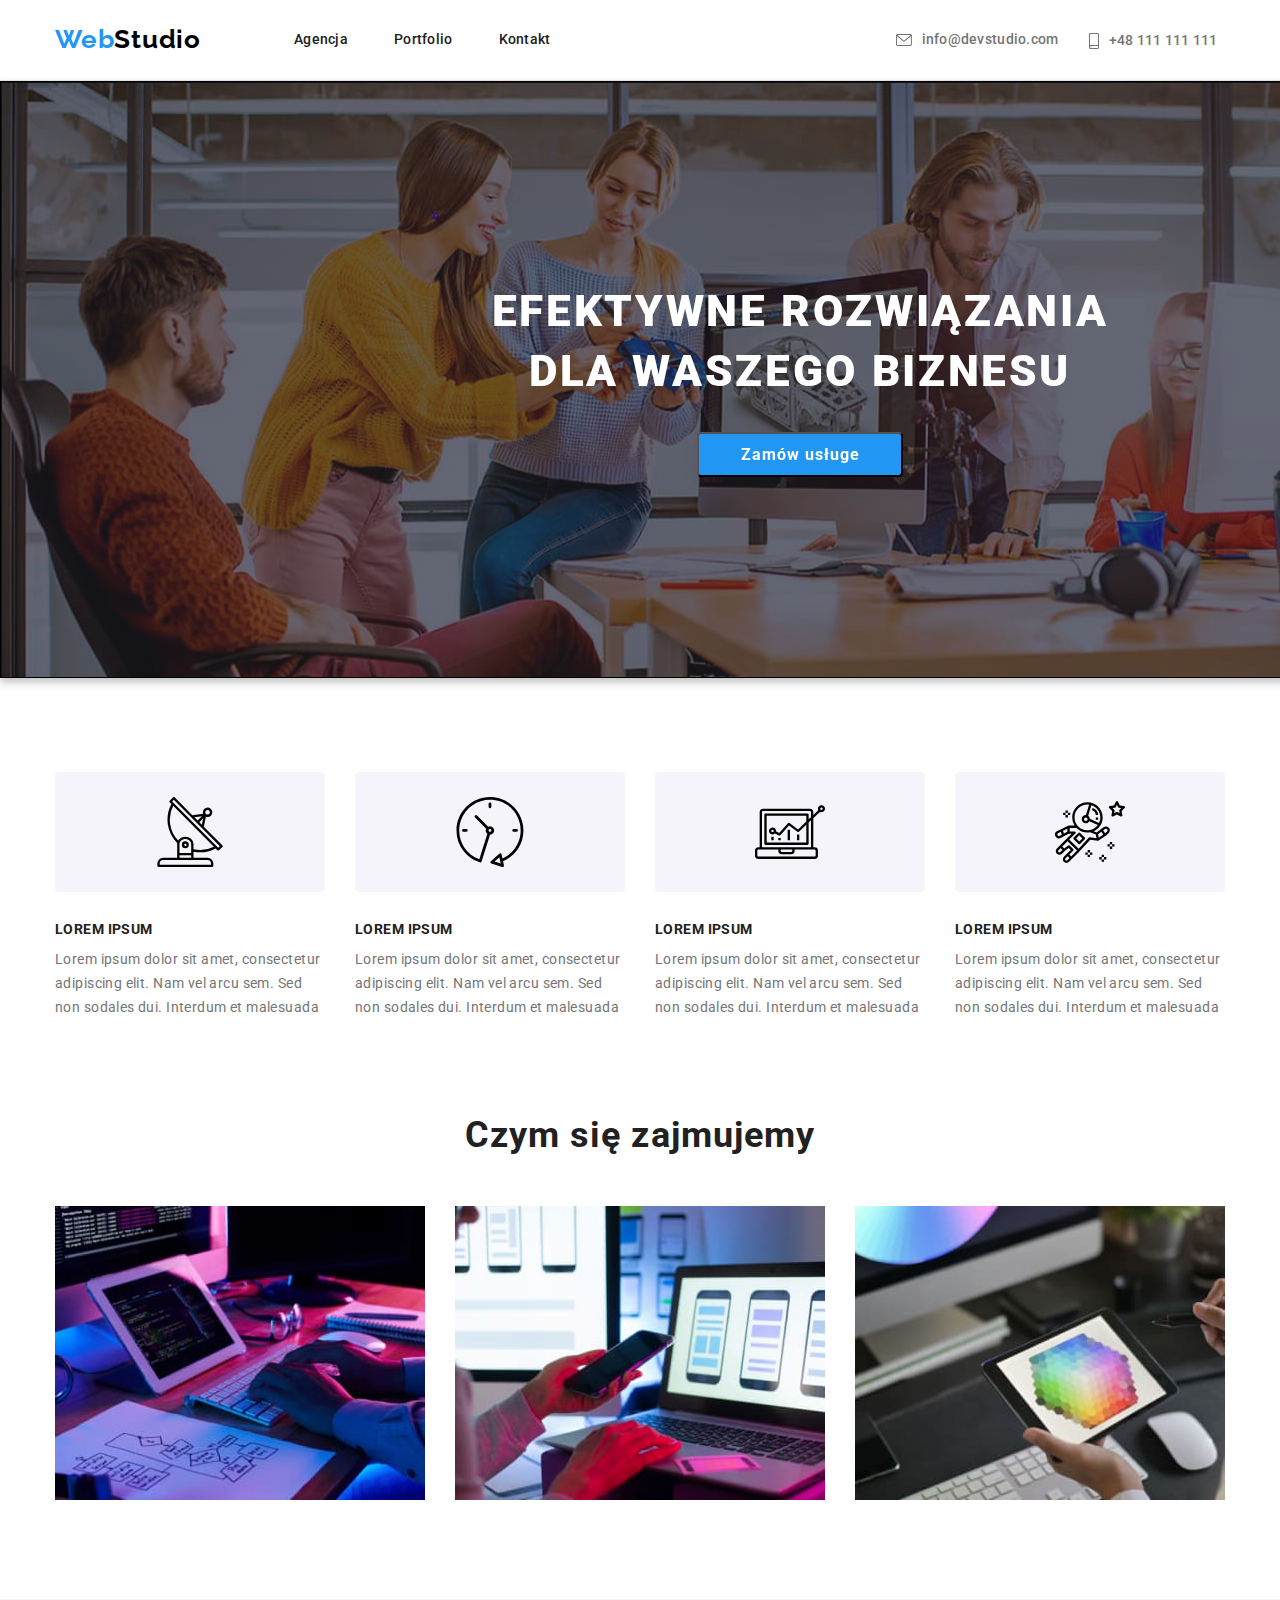
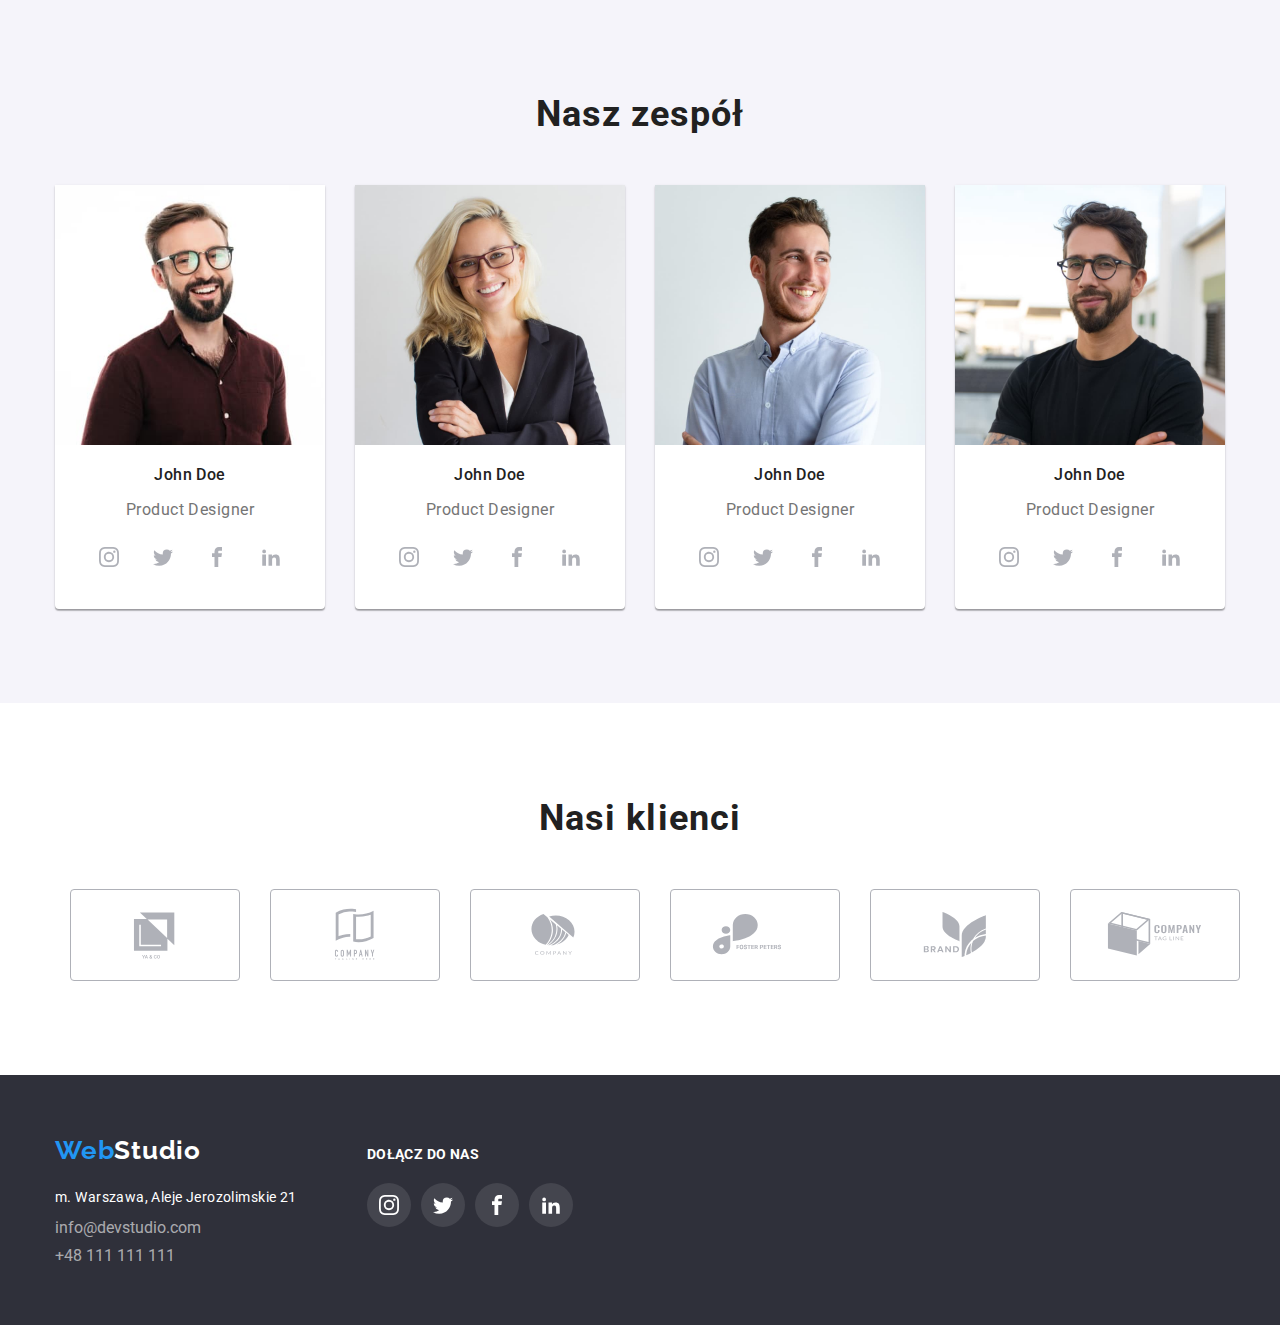
<file: index.html>
<!DOCTYPE html>
<html lang="en">
  <head>
    <meta charset="UTF-8" />
    <meta http-equiv="X-UA-Compatible" content="IE=edge" />
    <meta name="viewport" content="width=device-width, initial-scale=1.0" />
    <title>Studio</title>
    <link rel="stylesheet" href="./css/modern-normalize.css" />
    <link rel="stylesheet" href="./css/styles.css" />
    <link rel="preconnect" href="https://fonts.googleapis.com" />
    <link rel="preconnect" href="https://fonts.gstatic.com" crossorigin />
    <link
      href="https://fonts.googleapis.com/css2?family=Raleway:wght@700&family=Roboto:wght@400;500;700;900&display=swap"
      rel="stylesheet"
    />
  </head>
  <body>
    <header>
      <div class="container-main">
        <div class="container">
          <div class="container-header">
            <div class="container-logo">
              <a class="logo-header" href="#"
                ><span class="web">Web</span>Studio</a
              >
            </div>
            <nav>
              <ul class="navigation">
                <li class="item">
                  <a href="./index.html" class="link">Agencja</a>
                </li>
                <li class="item">
                  <a href="./portfolio.html" class="link">Portfolio</a>
                </li>
                <li class="item"><a href="#" class="link">Kontakt</a></li>
              </ul>
            </nav>
            <div class="container-mail">
              <svg class="envelope" width="16" height="12">
                <use href="./images/icons.svg#icon-envelope"></use>
              </svg>
              <a class="contact" href="mailto:info@devstudio.com">
                info@devstudio.com</a
              >
            </div>
            <div class="container-tel">
              <svg class="smartphone" width="10" height="16">
                <use href="./images/icons.svg#icon-smartphone"></use>
              </svg>
              <a class="contact" href="tel:+48111111111"> +48 111 111 111</a>
            </div>
          </div>
        </div>
      </div>
    </header>
    <main>
      <!--Header-->
      <section class="section-header">
        <div class="container-header-two">
          <div class="container">
            <h1 class="header-h-one">
              EFEKTYWNE ROZWIĄZANIA <br />DLA WASZEGO BIZNESU
            </h1>
            <div class="main-header-button">
              <button class="button" type="button">Zamów usługe</button>
            </div>
          </div>
        </div>
      </section>
      <!--Nasze atuty-->
      <section class="section-our-strengths">
        <div class="container">
          <ul class="container-our-strengths">
            <li class="container-our-strengths-box">
              <div class="icon-strengths">
                <svg width="70" height="70">
                  <use href="./images/icons.svg#icon-antenna-1"></use>
                </svg>
              </div>
              <h3 class="topic-three">LOREM IPSUM</h3>
              <p class="text">
                Lorem ipsum dolor sit amet, consectetur adipiscing elit. Nam vel
                arcu sem. Sed non sodales dui. Interdum et malesuada
              </p>
            </li>
            <li class="container-our-strengths-box">
              <div class="icon-strengths">
                <svg width="70" height="70">
                  <use href="./images/icons.svg#icon-clock-1"></use>
                </svg>
              </div>
              <h3 class="topic-three">LOREM IPSUM</h3>
              <p class="text">
                Lorem ipsum dolor sit amet, consectetur adipiscing elit. Nam vel
                arcu sem. Sed non sodales dui. Interdum et malesuada
              </p>
            </li>
            <li class="container-our-strengths-box">
              <div class="icon-strengths">
                <svg width="70" height="70">
                  <use href="./images/icons.svg#icon-diagram-1"></use>
                </svg>
              </div>
              <h3 class="topic-three">LOREM IPSUM</h3>
              <p class="text">
                Lorem ipsum dolor sit amet, consectetur adipiscing elit. Nam vel
                arcu sem. Sed non sodales dui. Interdum et malesuada
              </p>
            </li>
            <li class="container-our-strengths-box">
              <div class="icon-strengths">
                <svg width="70" height="70">
                  <use href="./images/icons.svg#icon-astronaut-1"></use>
                </svg>
              </div>
              <h3 class="topic-three">LOREM IPSUM</h3>
              <p class="text">
                Lorem ipsum dolor sit amet, consectetur adipiscing elit. Nam vel
                arcu sem. Sed non sodales dui. Interdum et malesuada
              </p>
            </li>
          </ul>
        </div>
      </section>
      <section class="section-what-we-do">
        <!--Czym się zajmujemy-->
        <div class="container">
          <h2 class="topic-two">Czym się zajmujemy</h2>
          <ul class="container-what-we-do-main">
            <li class="container-what-we-do-main-box">
              <img
                src="./images/what_we_do1.img.jpg"
                alt="Tworzenie głównego kodu aplikacji"
                width="370"
                height="294"
              />
            </li>
            <li class="container-what-we-do-main-box">
              <img
                src="./images/what_we_do2.img.jpg"
                alt="Modelowanie grafiku aplikacji"
                width="370"
                height="294"
              />
            </li>
            <li class="container-what-we-do-main-box">
              <img
                src="./images/what_we_do3.img.jpg"
                alt="Projektowanie układu kolorystycznego aplikacji"
                width="370"
                height="294"
              />
            </li>
          </ul>
        </div>
      </section>
      <section class="section-our-team">
        <!--Nasz zaspół-->
        <div class="container">
          <h2 class="topic-two">Nasz zespół</h2>
          <ul class="container-our-team-main">
            <li class="container-our-team-main-box">
              <figure class="our-team-box">
                <img
                  src="./images/employee1.img.jpg"
                  alt="Zdjęcie pracownika"
                  width="270"
                  height="260"
                />
                <figcaption class="team">
                  <p class="team-header">John Doe</p>
                  <p class="team-text">Product Designer</p>
                </figcaption>
              </figure>
              <div class="social-links">
                <a class="icon" href="https://www.instagram.com/">
                  <svg width="20" height="20">
                    <use href="./images/icons.svg#icon-instagram"></use>
                  </svg>
                </a>
                <a class="icon" href="https://twitter.com">
                  <svg width="20" height="20">
                    <use href="./images/icons.svg#icon-twitter"></use>
                  </svg>
                </a>
                <a class="icon" href="https://www.facebook.com/">
                  <svg width="20" height="20">
                    <use href="./images/icons.svg#icon-facebook"></use>
                  </svg>
                </a>
                <a class="icon" href="https://www.linkedin.com">
                  <svg width="20" height="20">
                    <use href="./images/icons.svg#icon-linkedin2"></use>
                  </svg>
                </a>
              </div>
            </li>
            <li class="container-our-team-main-box">
              <figure class="our-team-box">
                <img
                  src="./images/employee2.img.jpg"
                  alt="Zdjęcie pracownika"
                  width="270"
                  height="260"
                />
                <figcaption class="team">
                  <p class="team-header">John Doe</p>
                  <p class="team-text">Product Designer</p>
                </figcaption>
              </figure>
              <div class="social-links">
                <a class="icon" href="https://www.instagram.com/">
                  <svg width="20" height="20">
                    <use href="./images/icons.svg#icon-instagram"></use>
                  </svg>
                </a>
                <a class="icon" href="https://twitter.com">
                  <svg width="20" height="20">
                    <use href="./images/icons.svg#icon-twitter"></use>
                  </svg>
                </a>
                <a class="icon" href="https://www.facebook.com/">
                  <svg width="20" height="20">
                    <use href="./images/icons.svg#icon-facebook"></use>
                  </svg>
                </a>
                <a class="icon" href="https://www.linkedin.com">
                  <svg width="20" height="20">
                    <use href="./images/icons.svg#icon-linkedin2"></use>
                  </svg>
                </a>
              </div>
            </li>
            <li class="container-our-team-main-box">
              <figure class="our-team-box">
                <img
                  src="./images/employee3.img.jpg"
                  alt="Zdjęcie pracownika"
                  width="270"
                  height="260"
                />
                <figcaption class="team">
                  <p class="team-header">John Doe</p>
                  <p class="team-text">Product Designer</p>
                </figcaption>
              </figure>
              <div class="social-links">
                <a class="icon" href="https://www.instagram.com/">
                  <svg width="20" height="20">
                    <use href="./images/icons.svg#icon-instagram"></use>
                  </svg>
                </a>
                <a class="icon" href="https://twitter.com">
                  <svg width="20" height="20">
                    <use href="./images/icons.svg#icon-twitter"></use>
                  </svg>
                </a>
                <a class="icon" href="https://www.facebook.com/">
                  <svg width="20" height="20">
                    <use href="./images/icons.svg#icon-facebook"></use>
                  </svg>
                </a>
                <a class="icon" href="https://www.linkedin.com">
                  <svg width="20" height="20">
                    <use href="./images/icons.svg#icon-linkedin2"></use>
                  </svg>
                </a>
              </div>
            </li>
            <li class="container-our-team-main-box">
              <figure class="our-team-box">
                <img
                  src="./images/employee4.img.jpg"
                  alt="Zdjęcie pracownika"
                  width="270"
                  height="260"
                />
                <figcaption class="team">
                  <p class="team-header">John Doe</p>
                  <p class="team-text">Product Designer</p>
                </figcaption>
              </figure>
              <div class="social-links">
                <a class="icon" href="https://www.instagram.com/">
                  <svg width="20" height="20">
                    <use href="./images/icons.svg#icon-instagram"></use>
                  </svg>
                </a>
                <a class="icon" href="https://twitter.com">
                  <svg width="20" height="20">
                    <use href="./images/icons.svg#icon-twitter"></use>
                  </svg>
                </a>
                <a class="icon" href="https://www.facebook.com/">
                  <svg width="20" height="20">
                    <use href="./images/icons.svg#icon-facebook"></use>
                  </svg>
                </a>
                <a class="icon" href="https://www.linkedin.com">
                  <svg width="20" height="20">
                    <use href="./images/icons.svg#icon-linkedin2"></use>
                  </svg>
                </a>
              </div>
            </li>
          </ul>
        </div>
      </section>
      <section class="section-our-customers">
        <!--Nasi klienci-->
        <div class="container">
          <h2 class="topic-two">Nasi klienci</h2>
          <ul class="container-our-customers-main">
            <li>
              <a
                class="container-our-customers-main-box"
                href="#"
                target="_blank"
              >
                <svg width="106" height="60.04">
                  <use href="./images/icons.svg#icon-Logo1"></use>
                </svg>
              </a>
            </li>
            <li>
              <a
                class="container-our-customers-main-box"
                href="#"
                target="_blank"
              >
                <svg width="106" height="60.04">
                  <use href="./images/icons.svg#icon-Logo2"></use>
                </svg>
              </a>
            </li>
            <li>
              <a
                class="container-our-customers-main-box"
                href="#"
                target="_blank"
              >
                <svg width="106" height="60.04">
                  <use href="./images/icons.svg#icon-Logo3"></use>
                </svg>
              </a>
            </li>
            <li>
              <a
                class="container-our-customers-main-box"
                href="#"
                target="_blank"
              >
                <svg width="106" height="60.04">
                  <use href="./images/icons.svg#icon-Logo4"></use>
                </svg>
              </a>
            </li>
            <li>
              <a
                class="container-our-customers-main-box"
                href="#"
                target="_blank"
              >
                <svg width="106" height="60.04">
                  <use href="./images/icons.svg#icon-Logo5"></use>
                </svg>
              </a>
            </li>
            <li>
              <a
                class="container-our-customers-main-box"
                href="#"
                target="_blank"
              >
                <svg width="106" height="60.04">
                  <use href="./images/icons.svg#icon-Logo6"></use>
                </svg>
              </a>
            </li>
          </ul>
        </div>
      </section>
    </main>
    <footer class="section-footer">
      <div class="container-footer">
        <div>
          <a class="logo-footer" href="#"><span class="web">Web</span>Studio</a>
          <div class="address-footer-one">
            <address class="address">
              m. Warszawa, Aleje Jerozolimskie 21
            </address>
          </div>
          <div class="address-footer-two">
            <a class="contact-footer" href="mailto:info@devstudio.com"
              >info@devstudio.com</a
            >
          </div>
          <div class="address-footer-three">
            <a class="contact-footer" href="tel:+48111111111"
              >+48 111 111 111</a
            >
          </div>
        </div>
        <div class="social-footer">
          <p class="join">DOŁĄCZ DO NAS</p>
          <div class="social-links-footer">
            <a class="icon-footer" href="https://www.instagram.com/">
              <svg width="20" height="20">
                <use href="./images/icons.svg#icon-instagram"></use>
              </svg>
            </a>
            <a class="icon-footer" href="https://twitter.com">
              <svg width="20" height="20">
                <use href="./images/icons.svg#icon-twitter"></use>
              </svg>
            </a>
            <a class="icon-footer" href="https://www.facebook.com/">
              <svg width="20" height="20">
                <use href="./images/icons.svg#icon-facebook"></use>
              </svg>
            </a>
            <a class="icon-footer" href="https://www.linkedin.com">
              <svg width="20" height="20">
                <use href="./images/icons.svg#icon-linkedin2"></use>
              </svg>
            </a>
          </div>
        </div>
      </div>
    </footer>
  </body>
</html>
</file>
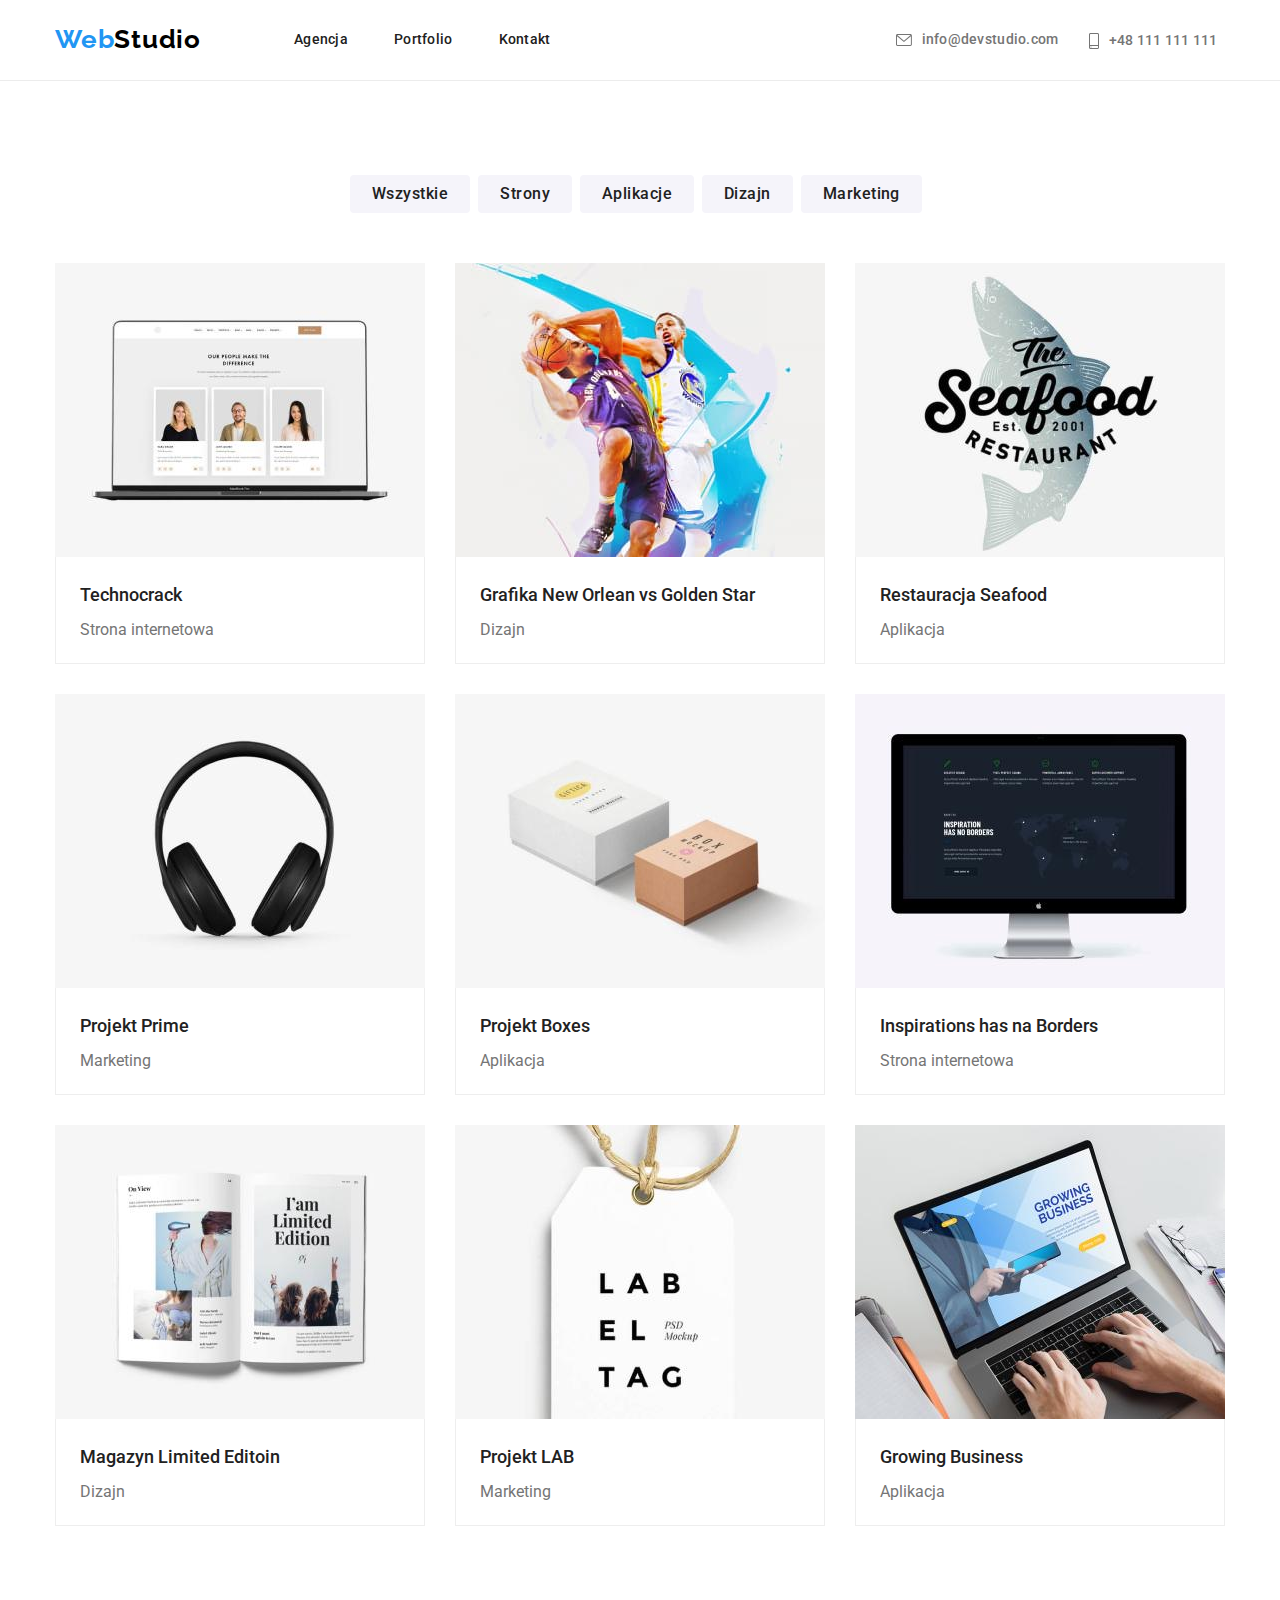
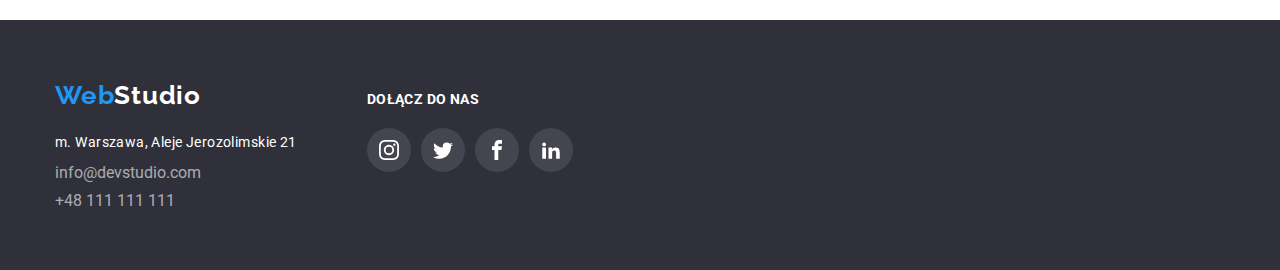
<file: portfolio.html>
<!DOCTYPE html>
<html lang="en">
  <head>
    <meta charset="UTF-8" />
    <meta http-equiv="X-UA-Compatible" content="IE=edge" />
    <meta name="viewport" content="width=device-width, initial-scale=1.0" />
    <title>Studio</title>
    <link rel="stylesheet" href="./css/modern-normalize.css" />
    <link rel="stylesheet" href="./css/styles.css" />
    <link rel="preconnect" href="https://fonts.googleapis.com" />
    <link rel="preconnect" href="https://fonts.gstatic.com" crossorigin />
    <link
      href="https://fonts.googleapis.com/css2?family=Raleway:wght@700&family=Roboto:wght@400;500;700;900&display=swap"
      rel="stylesheet"
    />
  </head>
  <body>
    <header>
      <div class="container-main">
        <div class="container">
          <div class="container-header">
            <div class="container-logo">
              <a class="logo-header" href="#"
                ><span class="web">Web</span>Studio</a
              >
            </div>
            <nav>
              <ul class="navigation">
                <li class="item">
                  <a href="./index.html" class="link">Agencja</a>
                </li>
                <li class="item">
                  <a href="./portfolio.html" class="link">Portfolio</a>
                </li>
                <li class="item"><a href="#" class="link">Kontakt</a></li>
              </ul>
            </nav>
            <div class="container-mail">
              <svg class="envelope" width="16" height="12">
                <use href="./images/icons.svg#icon-envelope"></use>
              </svg>
              <a class="contact" href="mailto:info@devstudio.com">
                info@devstudio.com</a
              >
            </div>
            <div class="container-tel">
              <svg class="smartphone" width="10" height="16">
                <use href="./images/icons.svg#icon-smartphone"></use>
              </svg>
              <a class="contact" href="tel:+48111111111"> +48 111 111 111</a>
            </div>
          </div>
        </div>
      </div>
    </header>
    <main>
      <section class="section-portfolio">
        <div class="container">
          <ul class="container-portfolio-list">
            <li>
              <button class="button-filters" type="button">Wszystkie</button>
            </li>
            <li>
              <button class="button-filters" type="button">Strony</button>
            </li>
            <li>
              <button class="button-filters" type="button">Aplikacje</button>
            </li>
            <li>
              <button class="button-filters" type="button">Dizajn</button>
            </li>
            <li>
              <button class="button-filters" type="button">Marketing</button>
            </li>
          </ul>
          <ul class="container-projekt">
            <li class="container-projekt-box">
              <figure class="element">
                <img
                  src="./images/technocrack.img.jpg"
                  alt="Strona internetowa"
                  width="370"
                  height="294"
                />
                <figcaption class="element-text">
                  <p class="project-header">Technocrack</p>
                  <p class="project-text">Strona internetowa</p>
                </figcaption>
              </figure>
            </li>
            <li class="container-projekt-box">
              <figure class="element">
                <img
                  src="./images/graphics_new_orlean_vs_golden_star.img.jpg"
                  alt="Grafika New Orlean vs Golden Star"
                  width="370"
                  height="294"
                />
                <figcaption class="element-text">
                  <p class="project-header">
                    Grafika New Orlean vs Golden Star
                  </p>
                  <p class="project-text">Dizajn</p>
                </figcaption>
              </figure>
            </li>
            <li class="container-projekt-box">
              <figure class="element">
                <img
                  src="./images/restaurant_seafood.img.jpg"
                  alt="Restauracja Seafood"
                  width="370"
                  height="294"
                />
                <figcaption class="element-text">
                  <p class="project-header">Restauracja Seafood</p>
                  <p class="project-text">Aplikacja</p>
                </figcaption>
              </figure>
            </li>
            <li class="container-projekt-box">
              <figure class="element">
                <img
                  src="./images/project_prime.img.jpg"
                  alt="Projekt Prime"
                  width="370"
                  height="294"
                />
                <figcaption class="element-text">
                  <p class="project-header">Projekt Prime</p>
                  <p class="project-text">Marketing</p>
                </figcaption>
              </figure>
            </li>
            <li class="container-projekt-box">
              <figure class="element">
                <img
                  src="./images/project_boxes.img.jpg"
                  alt="Projekt Boxes"
                  width="370"
                  height="294"
                />
                <figcaption class="element-text">
                  <p class="project-header">Projekt Boxes</p>
                  <p class="project-text">Aplikacja</p>
                </figcaption>
              </figure>
            </li>
            <li class="container-projekt-box">
              <figure class="element">
                <img
                  src="./images/inspiration_has_no_borders.img.jpg"
                  alt="Inspirations has na Borders"
                  width="370"
                  height="294"
                />
                <figcaption class="element-text">
                  <p class="project-header">Inspirations has na Borders</p>
                  <p class="project-text">Strona internetowa</p>
                </figcaption>
              </figure>
            </li>
            <li class="container-projekt-box">
              <figure class="element">
                <img
                  src="./images/magazine_limited_edition.img.jpg"
                  alt="Magazyn Limited Edition"
                  width="370"
                  height="294"
                />
                <figcaption class="element-text">
                  <p class="project-header">Magazyn Limited Editoin</p>
                  <p class="project-text">Dizajn</p>
                </figcaption>
              </figure>
            </li>
            <li class="container-projekt-box">
              <figure class="element">
                <img
                  src="./images/project_lab.img.jpg"
                  alt="Projekt LAB"
                  width="370"
                  height="294"
                />
                <figcaption class="element-text">
                  <p class="project-header">Projekt LAB</p>
                  <p class="project-text">Marketing</p>
                </figcaption>
              </figure>
            </li>
            <li class="container-projekt-box">
              <figure class="element">
                <img
                  src="./images/growing_business.img.jpg"
                  alt="Growing Business"
                  width="370"
                  height="294"
                />
                <figcaption class="element-text">
                  <p class="project-header">Growing Business</p>
                  <p class="project-text">Aplikacja</p>
                </figcaption>
              </figure>
            </li>
          </ul>
        </div>
      </section>
    </main>
    <footer class="section-footer">
      <div class="container-footer">
        <div>
          <a class="logo-footer" href="#"><span class="web">Web</span>Studio</a>
          <div class="address-footer-one">
            <address class="address">
              m. Warszawa, Aleje Jerozolimskie 21
            </address>
          </div>
          <div class="address-footer-two">
            <a class="contact-footer" href="mailto:info@devstudio.com"
              >info@devstudio.com</a
            >
          </div>
          <div class="address-footer-three">
            <a class="contact-footer" href="tel:+48111111111"
              >+48 111 111 111</a
            >
          </div>
        </div>
        <div class="social-footer">
          <p class="join">DOŁĄCZ DO NAS</p>
          <div class="social-links-footer">
            <a class="icon-footer" href="https://www.instagram.com/">
              <svg width="20" height="20">
                <use href="./images/icons.svg#icon-instagram"></use>
              </svg>
            </a>
            <a class="icon-footer" href="https://twitter.com">
              <svg width="20" height="20">
                <use href="./images/icons.svg#icon-twitter"></use>
              </svg>
            </a>
            <a class="icon-footer" href="https://www.facebook.com/">
              <svg width="20" height="20">
                <use href="./images/icons.svg#icon-facebook"></use>
              </svg>
            </a>
            <a class="icon-footer" href="https://www.linkedin.com">
              <svg width="20" height="20">
                <use href="./images/icons.svg#icon-linkedin2"></use>
              </svg>
            </a>
          </div>
        </div>
      </div>
    </footer>
  </body>
</html>
</file>
<file: css/styles.css>
body {
  text-decoration: none;
  font-family: "Roboto", sans-serif;
  font-weight: 400;
  font-style: normal;
  color: var(--color-one);
  margin: 0 auto;
}
:root {
  --color-one: #212121;
  --color-two: #2196f3;
  --color-three: #000000;
  --color-four: #757575;
  --color-five: #ffffff;
  --color-six: rgba(255, 255, 255, 0.6);
  --color-seven: #f5f4fa;
  --color-eight: #ececec;
  --color-nine: #afb1b8;
  --bakground-one: #2f303a;
  --background-two: #f5f4fa;
  --background-three: #eeeeee;
  --background-four: rgba(0, 0, 0, 0.12);
  --backgraund-five: rgba(0, 0, 0, 0.14);
  --backgraund-six: rgba(0, 0, 0, 0.2);
  --backgraund-seven: rgba(0, 0, 0, 0.1);
  --backgraund-eight: rgba(0, 0, 0, 0.08);
  --backgraund-nine: rgba(47, 48, 58, 0.4);
  --backgraund-ten: rgba(255, 255, 255, 0.1);
  --backgraund-elewen: rgba(0, 0, 0, 0.25);
  --backgraund-twelve: rgba(0, 0, 0, 0.06);
  --backgraund-thirteen: rgba(0, 0, 0, 0.16);
}
ul {
  list-style-type: none;
}
.logo-header {
  font-family: "Raleway", sans-serif;
  font-weight: 700;
  text-decoration: none;
  color: var(--color-three);
  font-size: 26px;
  line-height: 1.19;
  letter-spacing: 0.03em;
  cursor: default;
}
.web {
  color: var(--color-two);
}
.navigation {
  text-decoration: none;
  font-size: 14px;
  line-height: 1.14;
  font-weight: 500;
  letter-spacing: 0.02em;
}
.navigation .link {
  color: var(--color-one);
  text-decoration: none;
  cursor: pointer;
}
.link:active,
.link:hover,
.link:focus {
  color: var(--color-two);
}
.contact {
  font-size: 14px;
  line-height: 1.14;
  letter-spacing: 0.02em;
  text-decoration: none;
  color: var(--color-four);
  cursor: pointer;
  font-weight: 500;
}
.contact:hover,
.contact:focus {
  color: var(--color-two);
}
.header-h-one {
  font-size: 44px;
  line-height: 1.36;
  font-weight: 900;
  letter-spacing: 0.06em;
  margin: 0;
  text-align: center;
}
.button {
  background-color: var(--color-two);
  color: var(--color-five);
  font-family: "Roboto", sans-serif;
  font-size: 16px;
  line-height: 1.36;
  font-weight: 700;
  letter-spacing: 0.06em;
  cursor: pointer;
  padding: 10px 41px 10px 42px;
  border-radius: 4px;
}
.topic-three {
  font-size: 14px;
  line-height: 1.14;
  letter-spacing: 0.03em;
  color: var(--color-one);
  width: 270px;
  padding: 0px;
  padding-top: 30px;
  padding-bottom: 10px;
  margin: 0;
}
.text {
  font-size: 14px;
  line-height: 1.71;
  letter-spacing: 0.03em;
  color: var(--color-four);
  margin: 0;
  padding: 0;
}
.topic-two {
  font-size: 36px;
  line-height: 1.17;
  letter-spacing: 0.03em;
  color: var(--color-one);
  margin: 0;
  text-align: center;
}
.our-team {
  background-color: var(--background-two);
}
.team {
  font-size: 16px;
  line-height: 1.19;
  letter-spacing: 0.03em;
}
.team-header {
  font-weight: 500;
  color: var(--color-one);
  text-align: center;
}
.team-text {
  font-weight: 400;
  color: var(--color-four);
  text-align: center;
}
.logo-footer {
  font-family: "Raleway", sans-serif;
  font-weight: 700;
  text-decoration: none;
  color: var(--color-five);
  font-size: 26px;
  line-height: 1.19;
  letter-spacing: 0.03em;
  cursor: default;
}
.address {
  color: var(--color-five);
  font-style: normal;
  font-size: 14px;
  line-height: 1.71;
  letter-spacing: 0.03em;
}
.contact-footer {
  color: var(--color-six);
  text-decoration: none;
}
.contact-footer:hover,
.contact-footer:focus {
  color: var(--color-two);
}
.button-filters {
  background-color: var(--color-seven);
  color: var(--color-one);
  font-family: "Roboto", sans-serif;
  font-size: 16px;
  line-height: 1.625;
  font-weight: 500;
  letter-spacing: 0.03em;
  cursor: pointer;
  border-radius: 4px;
  border-style: none;
  padding: 6px 22px 6px 22px;
}
.button-filters:hover,
.button-filters:focus {
  background-color: var(--color-two);
  color: var(--color-five);
  box-shadow: 0px 3px 1px var(--backgraund-seven),
    0px 1px 2px var(--backgraund-eight), 0px 2px 2px var(--background-four);
  border-style: none;
}
.project-header {
  font-size: 18px;
  font-weight: 500;
  line-height: 2;
  color: var(--color-one);
  margin: 0px;
  padding-top: 20px;
  padding-bottom: 4px;
  padding-left: 24px;
}
.project-text {
  font-size: 16px;
  font-weight: 400;
  line-height: 1.63;
  color: var(--color-four);
  margin: 0px;
  padding-left: 24px;
  padding-bottom: 20px;
}
.container {
  max-width: 1200px;
  margin: 0 auto;
  padding: 0 15px;
}
.container-main {
  border-bottom: 1px solid var(--color-eight);
}
.container-header {
  display: flex;
}
.container-logo {
  padding-top: 24px;
  padding-bottom: 25px;
}
.navigation {
  display: flex;
  justify-content: space-between;
  padding: 0;
  padding-top: 32px;
  padding-bottom: 32px;
  margin: 0;
  margin-left: 93px;
  gap: 46px;
}
.container-mail {
  display: flex;
  margin-left: 345px;
  padding-top: 32px;
  padding-bottom: 32px;
  gap: 10px;
}
.container-tel {
  display: flex;
  margin-left: 30px;
  padding-top: 33px;
  padding-bottom: 31px;
  gap: 10px;
}
.section-header {
  margin: auto;
  background-color: var(--bakground-one);
}
.container-header-two {
  color: var(--color-five);
  padding-top: 200px;
  padding-bottom: 200px;
  width: 1600px;
  margin: auto;
  background-image: linear-gradient(
      rgba(47, 48, 58, 0.4),
      rgba(47, 48, 58, 0.4)
    ),
    url(../images/office_work.img.jpg);
  border: 1px solid var(--color-three);
  filter: drop-shadow(0px 4px 4px var(--backgraund-elewen));
}
.main-header-button {
  margin-top: 30px;
  text-align: center;
}
.section-our-strengths {
  padding-top: 94px;
  padding-bottom: 94px;
}
.container-our-strengths {
  display: flex;
  justify-content: space-between;
  margin: 0;
  padding: 0;
  gap: 30px;
}
.container-our-strengths-box {
  display: inline-block;
}
.section-what-we-do {
  padding-bottom: 94px;
}
.container-what-we-do-main {
  display: flex;
  justify-content: space-between;
  margin: 0;
  margin-top: 50px;
  padding: 0;
  gap: 30px;
}
.container-what-we-do-main-box {
  display: inline-block;
}
.section-our-team {
  padding-top: 94px;
  padding-bottom: 94px;
  background-color: var(--color-seven);
}
.container-our-team-main {
  display: flex;
  justify-content: space-between;
  gap: 30px;
  padding: 0;
  margin: 0;
  margin-top: 50px;
}
.container-our-team-main-box {
  display: inline-block;
  background-color: var(--color-five);
  box-shadow: 0px 1px 3px var(--background-four),
    0px 1px 1px var(--backgraund-five), 0px 2px 1px var(--backgraund-six);
  border-radius: 0px 0px 4px 4px;
}
.our-team-box {
  margin: 0;
}
.section-footer {
  background-color: var(--bakground-one);
  padding-top: 60px;
  padding-bottom: 60px;
}
.address-footer-one {
  padding: 0;
  padding-top: 20px;
}
.address-footer-two {
  padding: 0;
  padding-top: 9px;
}
.address-footer-three {
  padding: 0;
  padding-top: 9px;
}
.section-portfolio {
  padding-top: 94px;
  padding-bottom: 94px;
}
.container-portfolio-list {
  display: flex;
  justify-content: space-between;
  width: 572px;
  margin: 0;
  margin-left: 295px;
  padding: 0;
}
.container-projekt {
  display: flex;
  flex-wrap: wrap;
  margin: 0 auto;
  margin-top: 50px;
  padding: 0;
  justify-content: space-between;
  row-gap: 30px;
}
.element {
  margin: 0 auto;
  padding: 0;
  width: 370px;
}
.element img {
  display: block;
}
.element-text {
  margin: 0px;
  padding: 0px;
  border-bottom: 1px solid var(--background-three);
  border-left: 1px solid var(--background-three);
  border-right: 1px solid var(--background-three);
}
.container-projekt-box:hover {
  background: var(--color-five);
  box-shadow: 0px 1px 1px var(--background-four),
    0px 4px 4px var(--backgraund-twelve), 1px 4px 6px var(--backgraund-thirteen);
}
.envelope {
  margin-top: 2px;
  fill: var(--color-four);
}
.container-mail:hover use {
  fill: var(--color-two);
}
.container-mail:focus use {
  fill: var(--color-two);
}
.container-mail:hover a {
  color: var(--color-two);
}
.container-mail:focus a {
  color: var(--color-two);
}
.smartphone {
  fill: var(--color-four);
}
.container-tel:hover use {
  fill: var(--color-two);
}
.container-tel:focus use {
  fill: var(--color-two);
}
.container-tel:hover a {
  color: var(--color-two);
}
.container-tel:focus a {
  color: var(--color-two);
}
.icon-strengths {
  display: flex;
  justify-content: center;
  align-items: center;
  width: 270px;
  height: 120px;
  background-color: var(--background-two);
  border-radius: 4px;
}
.social-links {
  display: flex;
  margin: 16px 32px 18px 32px;
  padding: 0px;
  padding-bottom: 12px;
  gap: 10px;
}
.icon {
  display: flex;
  justify-content: center;
  align-items: center;
  width: 44px;
  height: 44px;
  fill: var(--color-nine);
  cursor: pointer;
}
.icon:hover {
  fill: var(--color-five);
  background-color: var(--color-two);
  border-radius: 50%;
}
.icon:focus {
  fill: var(--color-five);
  background-color: var(--color-two);
  border-radius: 50%;
}
.section-our-customers {
  padding-top: 94px;
  padding-bottom: 94px;
}
.container-our-customers-main {
  display: flex;
  justify-content: space-between;
  margin: 0;
  margin-top: 50px;
  padding: 0;
  padding-left: 15px;
  padding-right: 15px;
  gap: 30px;
  cursor: pointer;
}
.container-our-customers-main-box {
  display: flex;
  width: 170px;
  height: 92px;
  justify-content: center;
  align-items: center;
  border: 1px solid var(--color-nine);
  border-radius: 4px;
  fill: var(--color-nine);
}
.container-our-customers-main-box:hover {
  border: 1px solid var(--color-two);
  border-radius: 4px;
  fill: var(--color-two);
}
.container-our-customers-main-box:focus {
  border: 1px solid var(--color-two);
  border-radius: 4px;
  fill: var(--color-two);
}
.container-footer {
  display: flex;
  max-width: 1200px;
  margin: 0 auto;
  padding: 0 15px;
  gap: 70px;
}
.social-footer {
  padding-top: 12px;
}
.join {
  font-weight: 700;
  font-size: 14px;
  line-height: 1.14;
  letter-spacing: 0.03em;
  color: var(--color-five);
  margin: 0px;
  margin-bottom: 20px;
}
.social-links-footer {
  display: flex;
  margin: auto;
  padding: 0px;
  padding-bottom: 12px;
  gap: 10px;
}
.icon-footer {
  display: flex;
  justify-content: center;
  align-items: center;
  width: 44px;
  height: 44px;
  fill: var(--color-five);
  cursor: pointer;
  background-color: var(--backgraund-ten);
  border-radius: 50%;
}
.icon-footer:hover {
  fill: var(--color-five);
  background-color: var(--color-two);
  border-radius: 50%;
}
.icon-footer:focus {
  fill: var(--color-five);
  background-color: var(--color-two);
  border-radius: 50%;
}
</file>
